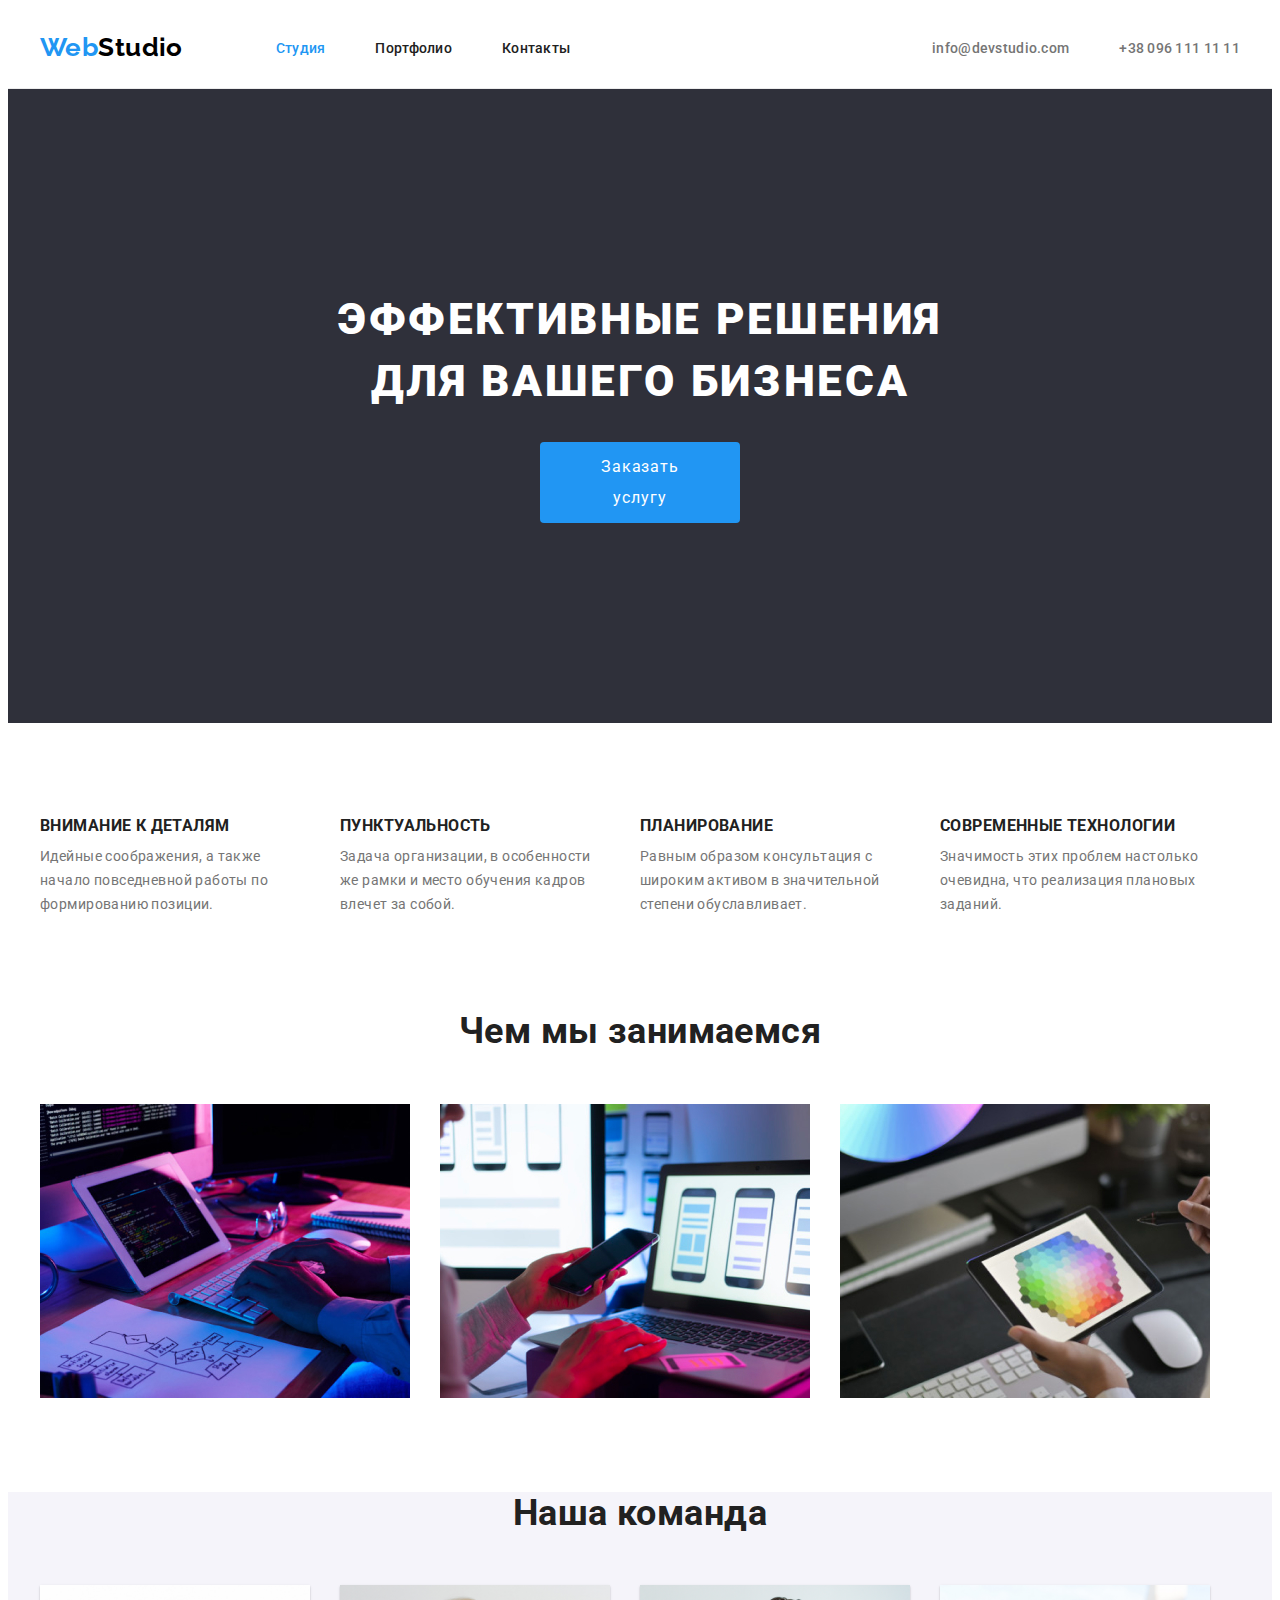
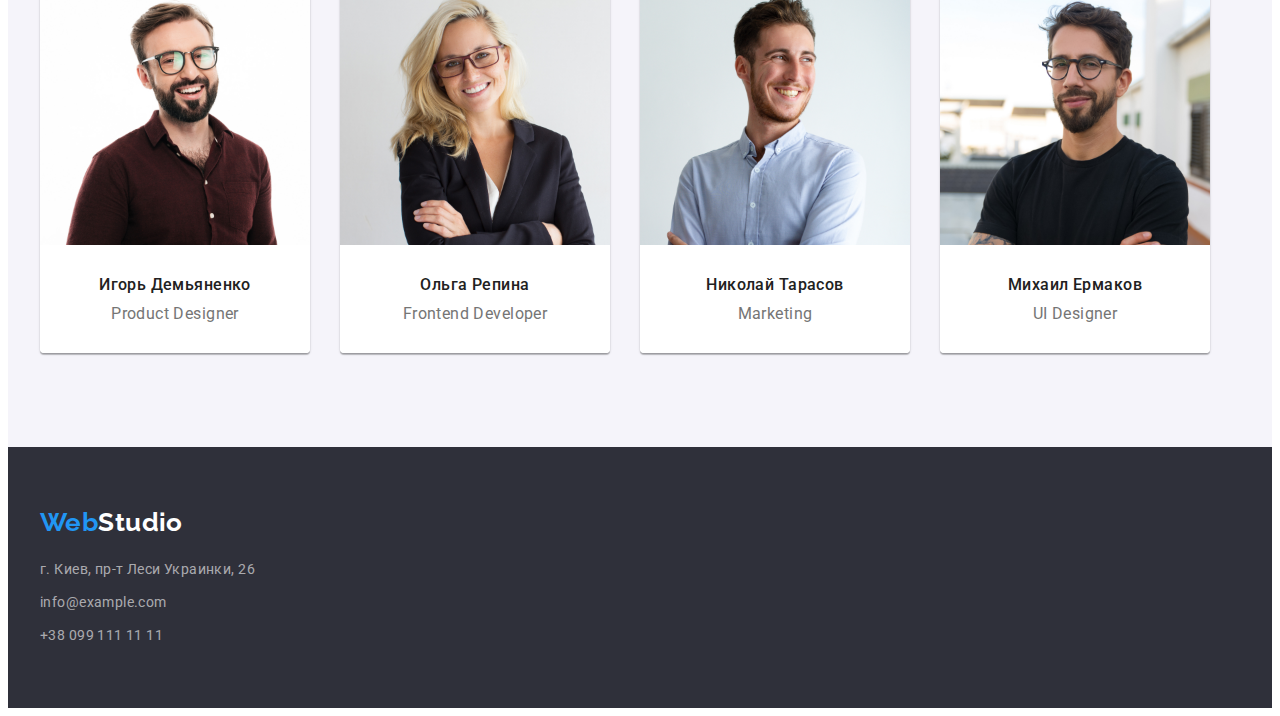
<file: index.html>
<!DOCTYPE html>
<html lang="ru">
<head>
    <meta charset="UTF-8">
    <meta http-equiv="X-UA-Compatible" content="IE=edge">
    <meta name="viewport" content="width=device-width, initial-scale=1.0">
    <title>Document</title>
    <link href="https://fonts.googleapis.com/css2?family=Raleway:wght@700&family=Roboto:wght@400;500;700;900&display=swap"
    rel="stylesheet">
    <link rel="stylesheet" href="https://cdnjs.cloudflare.com/ajax/libs/modern-normalize/1.1.0/modern-normalize.min.css"
        integrity="sha512-wpPYUAdjBVSE4KJnH1VR1HeZfpl1ub8YT/NKx4PuQ5NmX2tKuGu6U/JRp5y+Y8XG2tV+wKQpNHVUX03MfMFn9Q=="
        crossorigin="anonymous" referrerpolicy="no-referrer" />
    <link rel="stylesheet" href="css/styles.css">
</head>
<body>
    <header class="header">
        <!--Главная строка навигации-->
        <div class="container navbar">
            <a class="logo" href="/"><span class="web">Web</span>Studio</a>
            <nav class="navbox"> 
                <ul class="site-nav-link">
                    <li class="item"><a class="link current" href="">Студия</a></li>
                    <li class="item"><a class="link" href="./portfolio.html">Портфолио</a></li>
                    <li class="item"><a class="link" href="">Контакты</a></li>
                </ul>
            </nav>
                <ul class="linkbox">
                    <li><a class="contactshed mail" href="mailto:info@devstudio.com">info@devstudio.com</a></li>
                    <li><a class="contactshed" href="tel:+380961111111">+38 096 111 11 11</a></li>
                </ul>
        </div>
    </header>

    <main>
        <!--Герой-->
        <section class="hero-section">
            <div class="container">
                <h1 class="section-text">Эффективные решения<br> для вашего бизнеса</h1>
                <button class="hero-button" type="button">Заказать услугу</button>
            </div>
        </section>
        
        <!--Наши преимущества-->     
        <section class="section adv">
            <div class="container">
                <h2 class="section-title">Наши преимущества</h2>
                <ul class="li-title">
                    <li class="li-title-adv">
                        <h3>Внимание к деталям</h3>
                        <p>Идейные соображения, а также начало повседневной работы по формированию позиции.</p>
                    </li>
                    <li class="li-title-adv">
                        <h3>Пунктуальность</h3>
                        <p>Задача организации, в особенности же рамки и место обучения кадров влечет за собой.</p>
                    </li>
                    <li class="li-title-adv">
                        <h3>Планирование</h3>
                        <p>Равным образом консультация с широким активом в значительной степени обуславливает.</p>
                    </li>
                    <li class="li-title-adv">
                        <h3>Современные технологии</h3>
                        <p>Значимость этих проблем настолько очевидна, что реализация плановых заданий.</p>
                    </li>
                </ul>
            </div>
        </section>

        <!--Чем мы занимаемся-->
        <section class="section">
            <div class="container">
                <h2 class="section-title-second">Чем мы занимаемся</h2>
                <ul class="ul-title-second">
                    <li class="li-title-second">
                        <img src="./img/box1.jpg" alt="box1" width="370">
                    </li>
                    <li class="li-title-second">
                        <img src="./img/box2.jpg" alt="box2" width="370">
                    </li>
                    <li class="li-title-second">
                        <img src="./img/box3.jpg" alt="box3" width="370">
                    </li>
                </ul>
            </div>
        </section>

        <!--Наша команда-->
        <section class="our-team-section">
            <div class="container">
            <h2 class="our-team-title">Наша команда</h2>
            <ul class="name-title profession-title">          
                <li class="li-our-team">
                    <img src="./img/teamcard1.jpg" alt="team card 1" width="270">
                    <div class="card-person">
                        <h3 class="name">Игорь Демьяненко</h3>
                        <p>Product Designer</p>
                    </div>
                </li>   
                <li class="li-our-team">
                    <img src="./img/teamcard2.jpg" alt="team card 2" width="270">
                    <div class="card-person">
                        <h3 class="name">Ольга Репина</h3>
                        <p>Frontend Developer</p>
                    </div>                
                </li>
                <li class="li-our-team">
                    <img src="./img/teamcard3.jpg" alt="team card 3" width="270">
                    <div class="card-person">
                        <h3 class="name">Николай Тарасов</h3>
                        <p>Marketing</p>
                    </div>                   
                </li>
                <li class="li-our-team">
                    <img src="./img/teamcard4.jpg" alt="team card 4" width="270">
                    <div class="card-person">
                        <h3 class="name">Михаил Ермаков</h3>
                        <p>UI Designer</p>
                    </div> 
                </li>
            </ul>
            </div>
        </section>
    </main>

    <!--Контакты-->   
    <footer class="footer-section">
        <div class="container">
            <a class="logo-footer" href="/"><span class="web">Web</span>Studio</a>
            <address class="address">
                <ul>
                    <li class="li-contacts"><a class="contactsfoot" href="">г. Киев, пр-т Леси Украинки, 26</a></li>
                    <li class="li-contacts"><a class="contactsfoot" href="mailto:info@example.com">info@example.com</a></li>
                    <li class="li-contacts"><a class="contactsfoot" href="tel:+380991111111">+38 099 111 11 11</a></li>
                </ul>
            </address>
        </div>
    </footer>
    
</body>
</html>
</file>
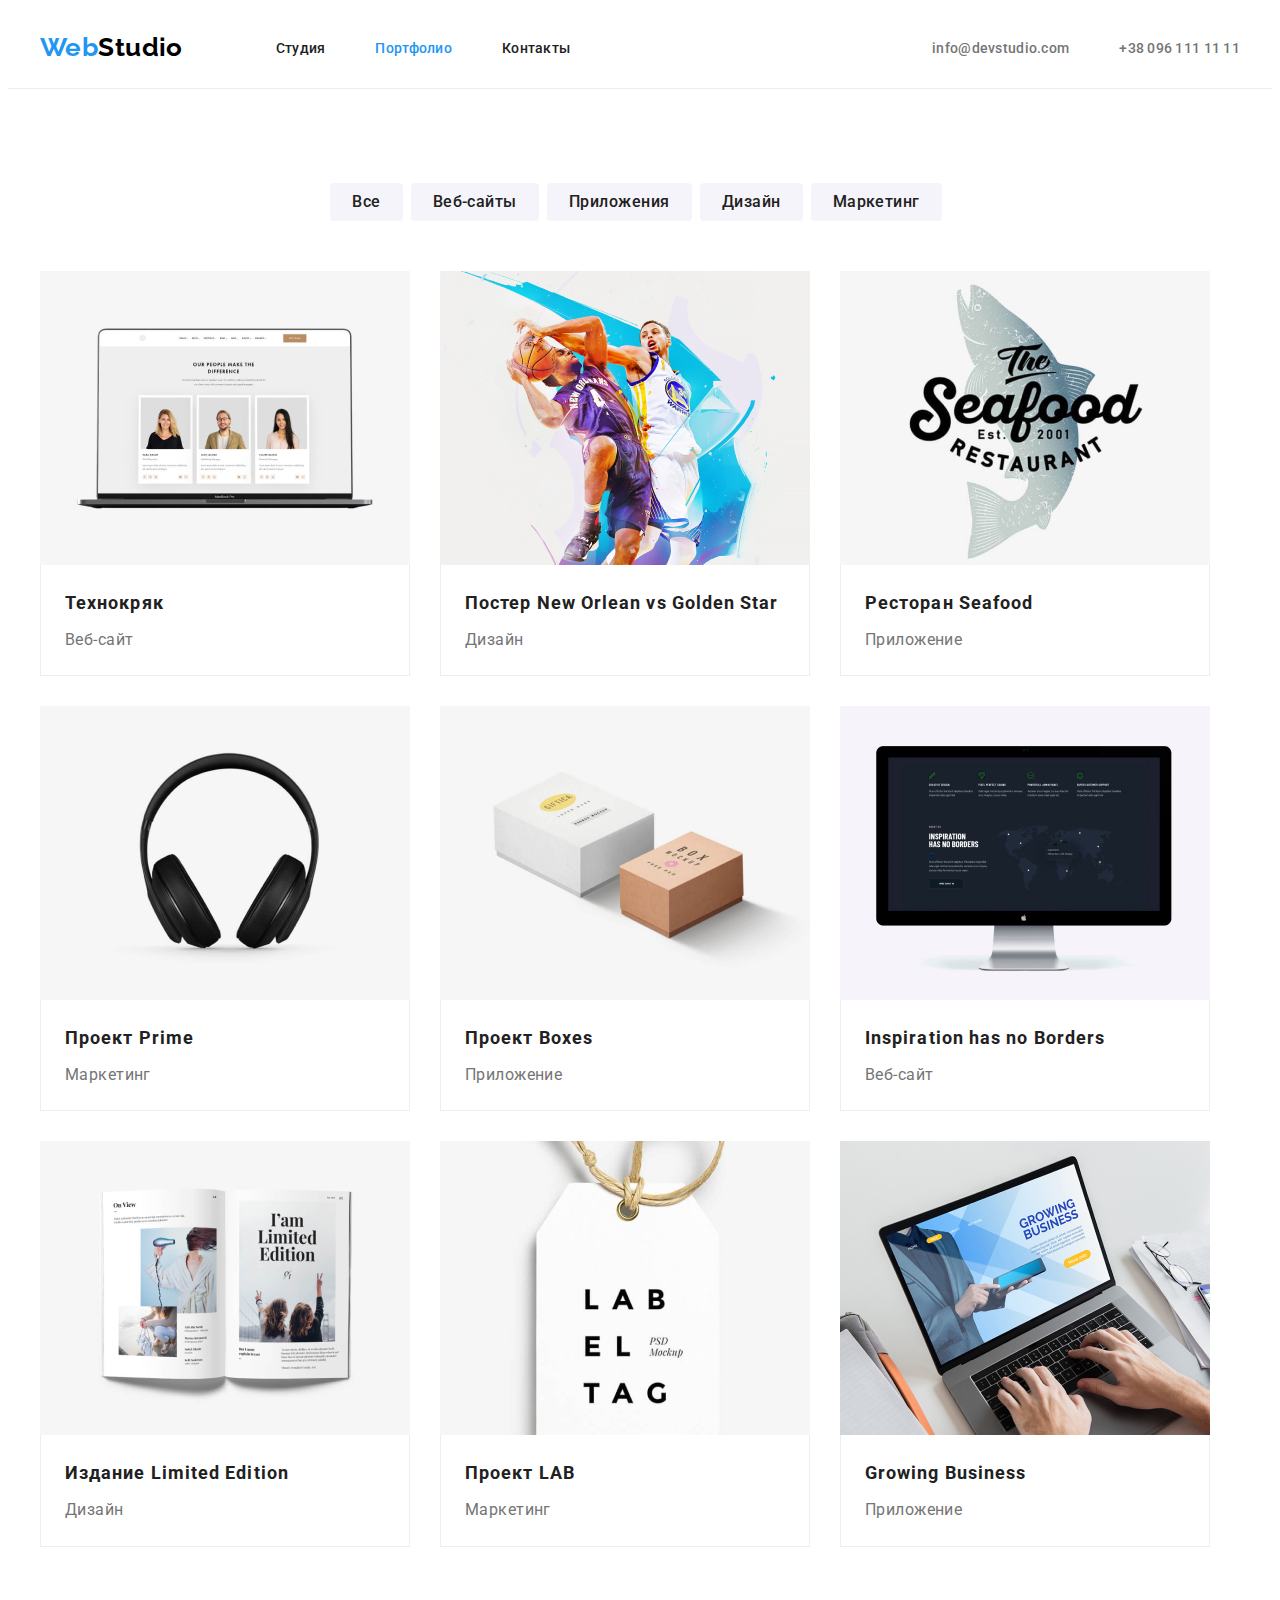
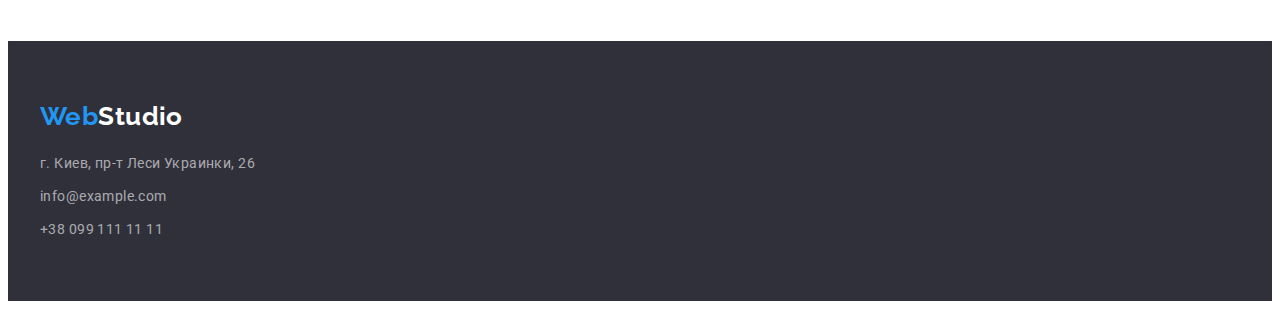
<file: portfolio.html>
<!DOCTYPE html>
<html lang="ru">
<head>
    <meta charset="UTF-8">
    <meta http-equiv="X-UA-Compatible" content="IE=edge">
    <meta name="viewport" content="width=device-width, initial-scale=1.0">
    <title>Document</title>
    <link href="https://fonts.googleapis.com/css2?family=Raleway:wght@700&family=Roboto:wght@400;500;700;900&display=swap"
        rel="stylesheet">
    <link rel="stylesheet" href="https://cdnjs.cloudflare.com/ajax/libs/modern-normalize/1.1.0/modern-normalize.min.css"
    integrity="sha512-wpPYUAdjBVSE4KJnH1VR1HeZfpl1ub8YT/NKx4PuQ5NmX2tKuGu6U/JRp5y+Y8XG2tV+wKQpNHVUX03MfMFn9Q=="
    crossorigin="anonymous" referrerpolicy="no-referrer" />
    <link rel="stylesheet" href="css/styles.css">
</head>
<body>
    <header class="header">
        <!--Главная строка навигации-->
        <div class="container navbar">
            <a class="logo" href="/"><span class="web">Web</span>Studio</a>
            <nav class="navbox">
                <ul class="site-nav-link">
                    <li class="item"><a class="link" href="./index.html">Студия</a></li>
                    <li class="item"><a class="link current" href="">Портфолио</a></li>
                    <li class="item"><a class="link" href="">Контакты</a></li>
                </ul>
            </nav>
            <ul class="linkbox">
                <li><a class="contactshed mail" href="mailto:info@devstudio.com">info@devstudio.com</a></li>
                <li><a class="contactshed" href="tel:+380961111111">+38 096 111 11 11</a></li>
            </ul>
        </div>
    </header>
    <main>
        <!--Портфолио-->
            <section class="section">
                <div class="container">
                <!--Фильтр-->
                <h1 class="projects-title">Наши проекты</h1>
                    <ul class="projects-button">
                            <li class="li-buttons">
                                <button type="button">Все</button>
                            </li>
                            <li class="li-buttons">
                                <button type="button">Веб-сайты</button>
                            </li>
                            <li class="li-buttons">
                                <button type="button">Приложения</button>
                            </li>
                            <li class="li-buttons">
                                <button type="button">Дизайн</button>
                            </li>
                            <li class="li-buttons">
                                <button type="button">Маркетинг</button>
                            </li>
                    </ul> 
                <!--Проекты-->
                <ul class="our-projects-title">
                    <li class="li-our-project">
                        <a href="">
                            <img src="./img/img.jpg" alt="img" width="370">
                            <div class="card-contents">
                                <h2>Технокряк</h2>
                                <p>Веб-сайт</p>
                            </div>                
                        </a>
                    </li>
                    <li class="li-our-project">
                        <a href="">
                            <img src="./img/img1.jpg" alt="img1" width="370">
                            <div class="card-contents">
                                <h2>Постер New Orlean vs Golden Star</h2>
                                <p>Дизайн</p>
                            </div>                     
                        </a>
                    </li>
                    <li class="li-our-project">
                        <a href="">
                            <img src="./img/img2.jpg" alt="img2" width="370">
                            <div class="card-contents">
                                <h2>Ресторан Seafood</h2>
                                <p>Приложение</p>
                            </div>                  
                        </a>
                    </li>
                    <li class="li-our-project">
                        <a href="">
                            <img src="./img/img3.jpg" alt="img3" width="370">
                            <div class="card-contents">
                                <h2>Проект Prime</h2>
                                <p>Маркетинг</p>
                            </div>                        
                        </a>
                    </li>
                    <li class="li-our-project">
                        <a href="">
                            <img src="./img/img4.jpg" alt="img4" width="370">
                            <div class="card-contents">
                                <h2>Проект Boxes</h2>
                                <p>Приложение</p>
                            </div>                         
                        </a>
                    </li>
                    <li class="li-our-project">
                        <a href="">
                            <img src="./img/img5.jpg" alt="img5" width="370">
                            <div class="card-contents">
                                <h2>Inspiration has no Borders</h2>
                                <p>Веб-сайт</p>
                            </div>                           
                        </a>
                    </li>
                    <li class="li-our-project">
                        <a href="">
                            <img src="./img/img6.jpg" alt="img6" width="370">
                            <div class="card-contents">
                                <h2>Издание Limited Edition</h2>
                                <p>Дизайн</p>
                            </div>                      
                        </a>
                    </li>
                    <li class="li-our-project">
                        <a href="">
                            <img src="./img/img7.jpg" alt="img7" width="370">
                            <div class="card-contents">
                                <h2>Проект LAB</h2>
                                <p>Маркетинг</p>
                            </div>             
                        </a>
                    </li>
                    <li class="li-our-project">
                        <a href="">
                            <img src="./img/img8.jpg" alt="img8" width="370">
                            <div class="card-contents">
                                <h2>Growing Business</h2>
                                <p>Приложение</p>
                            </div>               
                        </a>
                    </li>
                </ul>
            </section>
            </div>
    </main>
    
    <!--Контакты-->
    <footer class="footer-section">
        <div class="container">
            <a class="logo-footer" href="/"><span class="web">Web</span>Studio</a>
            <address class="address">
                <ul>
                    <li class="li-contacts"><a class="contactsfoot" href="">г. Киев, пр-т Леси Украинки, 26</a></li>
                    <li class="li-contacts"><a class="contactsfoot" href="mailto:info@example.com">info@example.com</a></li>
                    <li class="li-contacts"><a class="contactsfoot" href="tel:+380991111111">+38 099 111 11 11</a></li>
                </ul>
            </address>
        </div>
    </footer>
</body>
</html>
</file>
<file: css/styles.css>
:root {
  --bg-hero-color: #2f303a;
  --accent-color: #2196f3;

  --bg-color: #ffffff;

  --logo-color: #000000;

  --text-primery: #212121;
  --text-secondary: #757575;
  --text-secondary-light: rgba(255, 255, 255, 0.6);

  --our-team-section-color: #f5f4fa;
  --footer-color: #2f303a;
  --navbar-border: #ececec;
  --border-color: #eeeeee;
}

a {
  text-decoration: none;
}
ul,
ol {
  list-style: none;
  padding: 0;
}
h1,
h2,
h3,
p,
ul {
  margin: 0;
}
img {
  display: block;
  max-width: 100%;
  height: auto;
}

/* ==========Header styling========== */
.header {
  background: var(--bg-color);
  border-bottom: 1px solid var(--navbar-border);
}
.logo {
  font-family: Raleway;
  font-weight: bold;
  font-size: 26px;
  line-height: 1.2;
  color: var(--logo-color);
}
.web {
  font-family: Raleway;
  font-weight: bold;
  font-size: 26px;
  line-height: 1.2;
  color: var(--accent-color);
}
.link {
  font-weight: 500;
  line-height: 1.1;
  letter-spacing: 0.02em;
  color: var(--text-primery);
}
.link.current {
  color: var(--accent-color);
}
.link:hover,
.link:focus {
  color: var(--accent-color);
}
.contactshed {
  font-weight: 500;
  line-height: 1.1;
  letter-spacing: 0.02em;
  color: var(--text-secondary);
}
.linkbox {
  display: flex;
}
.linkbox .mail {
  margin-right: 50px;
}
.contactshed:hover,
.contactshed:focus {
  color: var(--accent-color);
}
.site-nav-link {
  display: flex;
}
.item {
}
.item:not(:last-child) {
  margin-right: 50px;
}

.navbox {
  display: flex;
}
.navbar {
  max-width: 1600px;
  padding-left: 15px;
  padding-right: 15px;
  display: flex;
  align-items: center;
  height: 80px;
}
.logo {
  margin-right: 93px;
}
.linkbox {
  display: flex;
  margin-left: auto;
}

/* ==========Body styling========== */
body {
  font-family: Roboto, sans-serif;
  color: var(--text-primery);
  font-size: 14px;
  letter-spacing: 0.03em;
  background: var(--bg-color);
}

.hero-section {
  background: var(--bg-hero-color);
  max-width: 1600px;
  text-align: center;
  margin: 0px auto;
  padding: 200px 0 200px 0;
}
.hero-button {
  background: var(--accent-color);
  font-family: Roboto;
  font-size: 16px;
  line-height: 1.9;
  display: flex;
  width: 200px;
  padding: 10px 32px;
  border: var(--accent-color);
  letter-spacing: 0.06em;
  color: var(--bg-color);
  margin-left: auto;
  margin-right: auto;
  margin-top: 30px;
  border-radius: 4px;
}
.hero-button:hover {
  background: var(--accent-color);
  cursor: pointer;
}
.section-text {
  font-weight: 900;
  font-size: 44px;
  line-height: 1.4;
  text-align: center;
  letter-spacing: 0.06em;
  text-transform: uppercase;
  color: var(--bg-color);
}
.section-title {
  position: absolute;
  width: 1px;
  height: 1px;
  margin: -1px;
  padding: 0;
  overflow: hidden;
  border: 0;
  clip: rect(0 0 0 0);
}
.li-title h3 {
  font-weight: bold;
  line-height: 1.1;
  text-transform: uppercase;
}
.li-title p {
  font-weight: normal;
  line-height: 1.7;
  color: var(--text-secondary);
}
.our-team-section {
  background: var(--our-team-section-color);
  margin: 0px auto;
}
.section-title-second,
.our-team-title {
  font-weight: bold;
  font-size: 36px;
  line-height: 1.2;
  text-align: center;
}
.name-title h3 {
  font-weight: 500;
  font-size: 16px;
  line-height: 1.2;
  text-align: center;
}
.profession-title p {
  font-weight: normal;
  font-size: 16px;
  line-height: 1.2;
  text-align: center;
  color: var(--text-secondary);
}
.section {
  padding-top: 94px;
  padding-bottom: 94px;
}
.container {
  max-width: 1200px;
  padding-left: 15px;
  padding-right: 15px;
  margin-left: auto;
  margin-right: auto;
}
.adv {
  padding-bottom: 0px;
}
.li-title {
  display: flex;
}
.li-title .li-title-adv {
  width: 270px;
}
.li-title-adv:not(:last-child) {
  margin-right: 30px;
}
.li-title-adv p {
  margin-top: 10px;
}
.ul-title-second {
  display: flex;
}
.li-title-second img {
  margin-top: 50px;
  margin-right: 30px;
}
.our-team-section {
  max-width: 1600px;
  padding-bottom: 94px;
}
.name-title {
  display: flex;
  flex-wrap: wrap;
  margin-top: 50px;
}
.li-our-team {
  margin-right: 30px;
  box-shadow: 0px 1px 3px rgba(0, 0, 0, 0.12), 0px 1px 1px rgba(0, 0, 0, 0.14),
    0px 2px 1px rgba(0, 0, 0, 0.2);
  border-radius: 0px 0px 4px 4px;
}
.li-our-team:nth-child(4n) {
  margin-right: 0px;
}
.card-person {
  padding-top: 30px;
  padding-bottom: 30px;
  background-color: var(--bg-color);
  border-radius: 0px 0px 4px 4px;
}
.name {
  margin-bottom: 10px;
}

/* ----------Portfolio---------- */
.projects-title {
  position: absolute;
  width: 1px;
  height: 1px;
  margin: -1px;
  padding: 0;
  overflow: hidden;
  border: 0;
  clip: rect(0 0 0 0);
}
.projects-button button {
  font-family: Roboto, sans-serif;
  font-weight: 500;
  font-size: 16px;
  line-height: 1.6;
  text-align: center;
  letter-spacing: 0.03em;
  background: var(--our-team-section-color);
  border-radius: 4px;
  color: var(--text-primery);
  cursor: pointer;
  border: transparent;
}
.projects-button {
  display: flex;
  justify-content: center;
}
.projects-button button:hover,
.projects-button button:focus {
  background: var(--accent-color);
  color: var(--bg-color);
}
.buttons {
  display: flex;
  justify-content: center;
}
button {
  padding: 6px 22px;
}
.li-buttons {
  margin-right: 8px;
}
.our-projects-title h2 {
  font-weight: bold;
  font-size: 18px;
  line-height: 2;
  letter-spacing: 0.06em;
  color: var(--text-primery);
}
.our-projects-title p {
  font-weight: normal;
  font-size: 16px;
  line-height: 1.9;
  color: var(--text-secondary);
}
.our-projects-title {
  display: flex;
  flex-wrap: wrap;
}
.our-projects-title .li-our-project {
  margin-right: 30px;
  margin-bottom: 30px;
}
.li-our-project:nth-child(-n + 3) {
  margin-top: 50px;
}
.li-our-project:nth-child(3n) {
  margin-right: 0;
}
.li-our-project:nth-last-child(-n + 3) {
  margin-bottom: 0;
}
.card-contents h2 {
  margin-bottom: 4px;
}
.card-contents {
  padding: 20px 24px;
  border-right: 1px solid var(--border-color);
  border-left: 1px solid var(--border-color);
  border-bottom: 1px solid var(--border-color);
}

/* ==========Footer styling========== */
footer {
  background: var(--footer-color);
  max-width: 1600px;
}
.logo-footer {
  font-family: Raleway;
  font-weight: bold;
  font-size: 26px;
  line-height: 1.2;
  color: var(--bg-color);
}
.contactsfoot {
  font-style: normal;
  font-weight: normal;
  line-height: 1.7;
  color: var(--text-secondary-light);
}
.contactsfoot:hover,
.contactsfoot:focus {
  color: var(--bg-color);
}
.footer-section {
  padding-top: 60px;
  padding-bottom: 60px;
  margin: 0px auto;
}
.address {
  margin-top: 20px;
}
.li-contacts {
  margin-bottom: 9px;
}
.li-contacts:last-child {
  margin-bottom: 0px;
}
</file>
